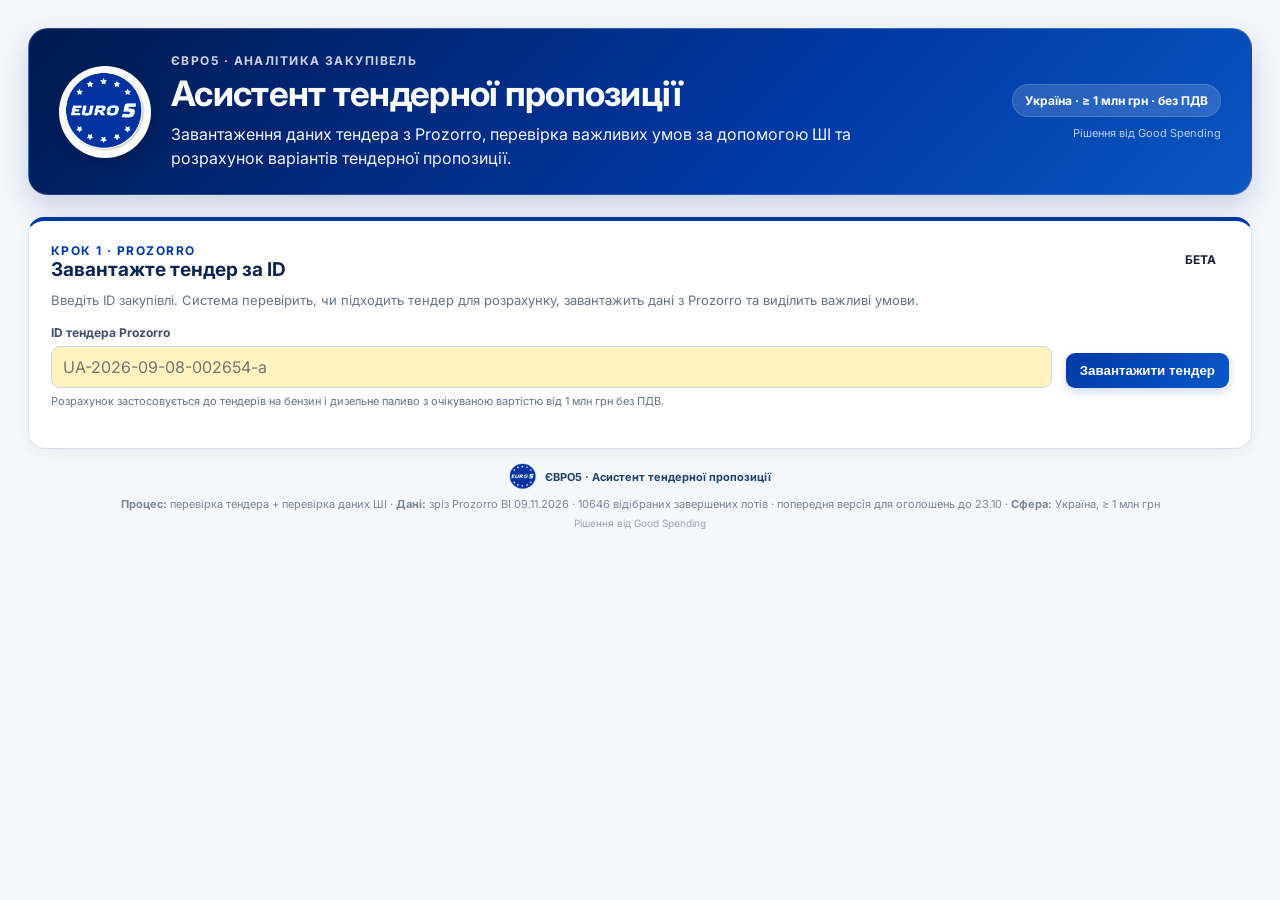
<file: index.html>
<!doctype html>
<html lang="uk">
<head>
  <meta charset="utf-8" />
  <meta name="viewport" content="width=device-width, initial-scale=1" />
  <title>ЄВРО5 | Асистент тендерної пропозиції</title>
  <link rel="preconnect" href="https://fonts.googleapis.com">
  <link rel="preconnect" href="https://fonts.gstatic.com" crossorigin>
  <link href="https://fonts.googleapis.com/css2?family=Inter:wght@400;500;600;700&display=swap" rel="stylesheet">
  <link rel="icon" type="image/png" href="euro5-logo.png" />
  <link rel="stylesheet" href="styles.css?v=20261115-review-ux-v27" />
</head>
<body>
  <aside id="sessionBar" class="card hidden" aria-live="polite"><span id="sessionName">Перевіряю сесію…</span> <form action="/logout" method="post"><button class="btn secondary-btn" type="submit">Вийти</button></form></aside>
  <main class="shell">
    <header class="hero">
      <div class="brand-lockup">
        <div class="brand-mark-wrap"><img class="brand-mark" src="euro5-logo.png" alt="ЄВРО5" /></div>
        <div class="hero-copy">
          <div class="eyebrow">ЄВРО5 · АНАЛІТИКА ЗАКУПІВЕЛЬ</div>
          <h1>Асистент тендерної пропозиції</h1>
          <p>Завантаження даних тендера з Prozorro, перевірка важливих умов за допомогою ШІ та розрахунок варіантів тендерної пропозиції.</p>
        </div>
      </div>
      <div class="hero-meta">
        <div class="scope-badge">Україна · ≥ 1 млн грн · без ПДВ</div>
        <div class="powered">Рішення від Good Spending</div>
      </div>
    </header>

    <section class="card ai-card step-card">
      <div class="section-head">
        <div>
          <div class="eyebrow ai-eyebrow">КРОК 1 · PROZORRO</div>
          <h2>Завантажте тендер за ID</h2>
          <p>Введіть ID закупівлі. Система перевірить, чи підходить тендер для розрахунку, завантажить дані з Prozorro та виділить важливі умови.</p>
        </div>
        <span class="beta">БЕТА</span>
      </div>
      <div class="load-row">
        <div class="field grow">
          <label for="tenderId">ID тендера Prozorro</label>
          <input id="tenderId" type="text" placeholder="UA-2026-09-08-002654-a" autocomplete="off" />
          <div class="hint">Розрахунок застосовується до тендерів на бензин і дизельне паливо з очікуваною вартістю від 1 млн грн без ПДВ.</div>
        </div>
        <div class="load-actions">
          <button id="analyzeBtn" class="btn primary-btn">Завантажити тендер</button>
        </div>
      </div>
      <div id="aiStatus" class="status"></div>
    </section>

    <section id="reviewSection" class="card review-card hidden">
      <div class="section-head">
        <div>
          <div class="eyebrow ai-eyebrow">КРОК 2 · АВТОМАТИЧНИЙ АНАЛІЗ</div>
          <h2>Перевірте рекомендовані показники</h2>
          <p>Prozorro, ШІ та статистичний прогноз сформували попередні значення. Перевірте їх, за потреби виправте і лише потім підтвердьте для передачі в калькулятор.</p>
        </div>
        <span id="reviewState" class="review-state">ПОТРІБНЕ ПІДТВЕРДЖЕННЯ</span>
      </div>

      <div class="source-strip">
        <div><strong id="reviewTenderId">—</strong></div>
        <div id="reviewTenderTitle" class="source-title">—</div>
        <a id="sourceLink" href="#" target="_blank" rel="noopener noreferrer">Відкрити у Prozorro</a>
      </div>

      <div class="notice eligibility-ok">
        <strong>Тендер підходить для розрахунку.</strong>
        CPV: <strong id="reviewCpv">—</strong>.
        <span id="reviewNormalization">—</span>
      </div>
      <div id="proposalDeadlineNotice" class="notice hidden" role="status"></div>

      <div id="reviewChecklist" class="review-checklist" aria-live="polite"></div>

      <article id="buyerHistoryCard" class="buyer-history-card hidden" aria-live="polite"></article>
      <div class="review-grid">
        <div class="field">
          <label for="reviewFuelType">Тип пального</label>
          <select id="reviewFuelType">
            <option value="">Не визначено</option>
            <option value="diesel">Дизельне паливо</option>
            <option value="gasoline">Бензин</option>
            <option value="mixed">Бензин + дизель</option>
          </select>
          <div class="field-source">Завантажено автоматично · можна редагувати</div>
        </div>
        <div class="field">
          <label for="reviewSupplyFormat">Формат постачання</label>
          <select id="reviewSupplyFormat">
            <option value="unknown">Не визначено</option>
            <option value="bulk">Налив</option>
            <option value="retail">Талони / паливні картки</option>
            <option value="split">Різний формат для позицій</option>
          </select>
          <div id="reviewSupplyFormatSource" class="field-source">Визначено автоматично · можна редагувати</div>
        </div>
        <div class="field">
          <label for="reviewExpectedValue">Очікувана вартість, грн без ПДВ</label>
          <input id="reviewExpectedValue" type="text" inputmode="numeric" />
          <div class="field-source">Prozorro: <strong id="reviewRawExpectedValue">—</strong> · база: <strong id="reviewVatBasis">не визначено</strong>. За потреби значення можна виправити.</div>
        </div>
        <div class="field">
          <label for="reviewGasolineVolume">Обсяг бензину, л</label>
          <input id="reviewGasolineVolume" type="text" inputmode="numeric" />
          <div class="field-source">Завантажено автоматично · можна редагувати</div>
        </div>
        <div class="field">
          <label for="reviewDieselVolume">Обсяг дизеля, л</label>
          <input id="reviewDieselVolume" type="text" inputmode="numeric" />
          <div class="field-source">Завантажено автоматично · можна редагувати</div>
        </div>
      </div>

      <div id="splitSupplyFormats" class="split-supply hidden">
        <div class="field">
          <label for="reviewGasolineSupplyFormat">Формат постачання бензину</label>
          <select id="reviewGasolineSupplyFormat">
            <option value="unknown">Не визначено</option>
            <option value="bulk">Налив</option>
            <option value="retail">Талони / паливні картки</option>
          </select>
        </div>
        <div class="field">
          <label for="reviewDieselSupplyFormat">Формат постачання дизеля</label>
          <select id="reviewDieselSupplyFormat">
            <option value="unknown">Не визначено</option>
            <option value="bulk">Налив</option>
            <option value="retail">Талони / паливні картки</option>
          </select>
        </div>
      </div>

      <div id="volumeNote" class="notice hidden"></div>
      <article class="notice" id="fuelProductReview">
        <h3>Марка та різновид пального</h3>
        <p id="fuelProductEvidence"></p>
        <div class="two-col">
          <div class="field"><label for="reviewGasolineProduct">Бензин за документацією</label><select id="reviewGasolineProduct"><option value="unknown">Не підтверджено</option><option value="a95_regular">А-95 звичайний</option><option value="a92">А-92</option><option value="a98">А-98 або А-100</option><option value="premium">Преміальний або брендований</option><option value="other">Кілька марок або інший продукт</option></select></div>
          <div class="field"><label for="reviewDieselProduct">Дизель за документацією</label><select id="reviewDieselProduct"><option value="unknown">Не підтверджено</option><option value="diesel_regular">ДП звичайний без спеціальних вимог до сезонності</option><option value="premium">Преміальний або брендований</option><option value="winter">Зимовий</option><option value="arctic">Арктичний</option><option value="other">Інший або кілька різновидів</option></select></div>
        </div>
        <p>Євро-5 — екологічний клас, а не ознака преміальності. Звірте марку, різновид і сезонність пального з тендерною документацією.</p>
        <p><strong>Як вибір марки впливає на ринкову ціну:</strong> для звичайних А-95 та дизельного пального система може показати <strong>орієнтовну ринкову вартість (≈)</strong> за наявності цінових джерел на дату оголошення та відповідного формату постачання (талони / картки або налив). Якщо різновид не підтверджено автоматично, така оцінка є довідковою й <strong>не впливає на рейтинг тендера</strong>. Підтверджене порівняння застосовується лише після перевірки характеристик пального.</p>
        <p>Для А-92, А-98 / А-100, преміального, зимового, арктичного або іншого нестандартного пального ціни звичайних А-95 / ДП не підставляються. Якщо немає достовірного джерела ціни, ринкова вартість не визначається; економіку можна розрахувати за власною собівартістю.</p>
        <p id="fuelPriceVerification"></p>
      </article>

      <div id="marketComparisonReview" class="market-comparison hidden">
        <span>Бюджет замовника до ринку</span>
        <strong id="marketComparisonReviewValue">—</strong>
        <span id="marketComparisonStatus" class="market-status"></span>
        <div id="marketComparisonReviewText" class="market-comparison-text"></div>
        <div id="marketBenchmarkSource" class="market-comparison-source"></div>
      </div>

      <div id="competitionForecast" class="competition-forecast hidden">
        <div class="competition-forecast-head">
          <div>
            <span id="competitionKicker" class="competition-kicker">Очікувана конкуренція</span>
            <strong id="competitionConclusion">—</strong>
          </div>
        </div>
        <div id="competitionProbabilityBars" class="competition-bars">
          <div class="competition-bar-row">
            <span>Один учасник</span>
            <div class="competition-bar-track"><div id="competitionOneBar" class="competition-bar-fill"></div></div>
            <strong id="competitionOnePct">—</strong>
          </div>
          <div class="competition-bar-row">
            <span>Два або більше</span>
            <div class="competition-bar-track"><div id="competitionTwoBar" class="competition-bar-fill"></div></div>
            <strong id="competitionTwoPct">—</strong>
          </div>
        </div>
        <div id="competitionHistoryNote" class="competition-note"></div>
        <div class="competition-mode-choice">
          <div class="field">
            <label for="reviewCompetitionMode">Рекомендований режим конкуренції для калькулятора</label>
            <select id="reviewCompetitionMode">
              <option value="market">Ринок (два або більше постачальників)</option>
              <option value="n1">Очікується 1 учасник</option>
            </select>
            <div id="competitionModeReason" class="field-source">Система підставляє найбільш імовірний сценарій. Його можна змінити перед підтвердженням.</div>
          </div>
        </div>
      </div>


      <div class="review-terms" id="reviewTerms">
        <h3>Комерційні та операційні умови</h3>
        <p class="muted terms-intro">Ці показники витягнуті автоматично. Виправте їх, якщо документація або ваша перевірка дають інше значення. Підтверджені значення будуть використані в рейтингу участі.</p>
        <div class="review-grid terms-grid">
          <div class="field">
            <label for="reviewAdvancePaymentPct">Передоплата, %</label>
            <input id="reviewAdvancePaymentPct" type="text" inputmode="decimal" placeholder="0" />
          </div>
          <div class="field">
            <label for="reviewPaymentDays">Післяплата, днів</label>
            <input id="reviewPaymentDays" type="number" min="0" step="1" placeholder="10" />
            <div id="reviewPaymentSource" class="field-source"></div>
          </div>
          <div class="field">
            <label for="reviewBidSecurityPct">Забезпечення пропозиції, %</label>
            <input id="reviewBidSecurityPct" type="text" inputmode="decimal" placeholder="0" />
          </div>
          <div class="field">
            <label for="reviewPerformanceSecurityPct">Забезпечення договору, %</label>
            <input id="reviewPerformanceSecurityPct" type="text" inputmode="decimal" placeholder="0" />
          </div>
          <div class="field">
            <label for="reviewDeliveryDays">Строк поставки, днів</label>
            <input id="reviewDeliveryDays" type="number" min="0" step="1" placeholder="Не визначено" />
            <div id="reviewDeliverySource" class="field-source"></div>
          </div>
          <div class="field">
            <label for="reviewMinStations">Мінімальна кількість АЗС</label>
            <input id="reviewMinStations" type="number" min="0" step="1" placeholder="Не визначено" />
          </div>
          <div class="field">
            <label for="reviewMaxRadiusKm">Максимальний радіус, км</label>
            <input id="reviewMaxRadiusKm" type="text" inputmode="decimal" placeholder="Не визначено" />
          </div>
          <div class="field">
            <label for="reviewNationwideCoverage">Всеукраїнське покриття</label>
            <select id="reviewNationwideCoverage">
              <option value="">Не визначено</option>
              <option value="false">Ні</option>
              <option value="true">Так</option>
            </select>
          </div>
          <div class="field">
            <label for="reviewAdvancePaymentGuarantee">Гарантія на передоплату</label>
            <select id="reviewAdvancePaymentGuarantee">
              <option value="">Не визначено</option>
              <option value="false">Ні</option>
              <option value="true">Так</option>
            </select>
          </div>
          <div class="field">
            <label for="reviewNamedNetwork">Вимога до конкретної мережі / бренду</label>
            <input id="reviewNamedNetwork" type="text" placeholder="Не визначено" />
          </div>
        </div>
      </div>

      <div class="ai-review-details">
        <h3>Вимоги та особливі умови</h3>
        <p class="muted">Перевірте в одному місці суттєві умови та дії перед участю. Підтверджені параметри закупівлі нижче вже передаються до калькулятора.</p>
        <div id="documentReadSummary" class="notice"></div>
        <ul id="requirementsList"></ul>
      </div>

      <div class="review-actions">
        <button id="acceptBtn" class="btn primary-btn">Підтвердити показники та перейти до калькулятора</button>
        <span id="reviewValidation" class="status"></span>
      </div>
      <div id="sourceScope" class="source-note"></div>
    </section>

    <section id="calculatorSection" class="hidden">
      <section class="grid top-grid">
        <article class="card">
          <div class="eyebrow ai-eyebrow">КРОК 3 · КАЛЬКУЛЯТОР</div>
          <h2>Підтверджені дані та собівартість ЄВРО5</h2>
          <div class="accepted-note">Нижче вже стоять показники, підтверджені на Кроці 2. У калькуляторі ви додаєте лише внутрішню економіку ЄВРО5.</div>
          <div class="field"><label for="fuelType">Тип закупівлі</label><select id="fuelType" disabled><option value="diesel">Дизельне паливо</option><option value="gasoline">Бензин</option><option value="mixed">Бензин + дизель</option></select></div>
          <div class="field"><label for="confirmedSupplyFormat">Підтверджений формат постачання</label><input id="confirmedSupplyFormat" type="text" readonly /></div>
          <p id="confirmedFuelProducts" class="hint"></p>
          <div class="field"><label for="expectedValue">Очікувана вартість, грн без ПДВ</label><input id="expectedValue" type="text" inputmode="numeric" readonly /><div id="scopeWarning" class="hint error hidden">Розрахунок застосовується до тендерів від 1 млн грн без ПДВ.</div></div>
          <div class="two-col">
            <div class="field"><label for="gasolineVolume">Обсяг бензину, л</label><input id="gasolineVolume" type="text" inputmode="numeric" readonly /></div>
            <div class="field"><label for="gasolineCost">Собівартість бензину, грн/л без ПДВ</label><input id="gasolineCost" type="text" inputmode="decimal" placeholder="Напр. 62,30" /><div class="decimal-hint">Можна вводити через кому або точку.</div></div>
          </div>
          <div class="two-col">
            <div class="field"><label for="dieselVolume">Обсяг дизеля, л</label><input id="dieselVolume" type="text" inputmode="numeric" readonly /></div>
            <div class="field"><label for="dieselCost">Собівартість дизеля, грн/л без ПДВ</label><input id="dieselCost" type="text" inputmode="decimal" placeholder="Напр. 60,50" /><div class="decimal-hint">Можна вводити через кому або точку.</div></div>
          </div>
          <div class="field"><label for="competitionMode">Підтверджений режим конкуренції</label><select id="competitionMode" disabled><option value="market">Ринок (два або більше постачальників)</option><option value="n1">Очікується 1 учасник</option></select></div>
        </article>

        <article class="card">
          <h2>Економічні параметри</h2>
          <div class="hint">Введіть собівартість пального, логістику та резерв на ризики.</div>
          <div class="field"><label for="logistics">Логістика, грн/л</label><input id="logistics" type="text" inputmode="decimal" value="1,20" /></div>
          <div class="field"><label for="riskReserve">Резерв на ризики, %</label><input id="riskReserve" type="text" inputmode="decimal" value="1" /></div>
          <div class="field"><label for="minMargin">Мінімальна маржа, %</label><input id="minMargin" type="text" inputmode="decimal" value="2" /><div class="hint">Ваш поріг прийнятності, понад 0% і менше 100%. У рейтингу: досягнення порогу — 20/40; подвійна маржа — 40/40.</div></div>
          <div class="metrics">
            <div class="metric"><span>Всього літрів</span><strong id="totalLitres">—</strong></div>
            <div class="metric"><span>Вартість пального</span><strong id="fuelCostTotal">—</strong></div>
            <div class="metric"><span>Резерв на ризики</span><strong id="riskAmount">—</strong></div>
            <div class="metric"><span>Логістика</span><strong id="logisticsAmount">—</strong></div>
            <div class="metric market-metric"><span>Бюджет замовника до ринку <small id="marketScoreStatus" class="market-status"></small></span><strong id="budgetVsMarket">—</strong></div>
            <div id="marketComparisonNote" class="market-note">Порівняння з ринковою вартістю такого самого обсягу на дату оголошення тендера. Якщо історичного гуртового орієнтира немає, окремо показується поточна оцінка з датою; вона не впливає на рейтинг.</div>
            <div class="metric primary"><span>Повна собівартість</span><strong id="fullCost">—</strong></div>
            <div class="metric"><span>Мін. пропозиція для маржі</span><strong id="minBid">—</strong></div>
          </div>
          <div class="calculate-actions">
            <button id="calculateBtn" class="btn primary-btn">Розрахувати</button>
            <span id="calculateStatus" class="status">Введіть внутрішні параметри ЄВРО5 і натисніть «Розрахувати».</span>
          </div>
        </article>

        <article class="card explainer">
          <h2>Що показує розрахунок</h2>
          <p>Для кожного варіанта система показує знижку, тендерну пропозицію, абсолютний прибуток, фактичну маржу та історичну конкурентність.</p>
          <p><strong>Ринок:</strong> 90-денна історія того самого типу пального.</p>
          <p><strong>Очікується 1 учасник:</strong> 730-денна історія завершених тендерів з одним учасником.</p>
          <p><strong>Бюджет замовника до ринку:</strong> показує, на скільки очікувана вартість відрізняється від ринкової вартості такого самого обсягу пального на дату оголошення.</p>
          <p><strong>Очікувана конкуренція:</strong> статистична оцінка ймовірності одного учасника або двох і більше. На її основі система рекомендує режим конкуренції, але до калькулятора переходить лише значення, підтверджене користувачем.</p>
          <p><strong>Рекомендація щодо участі:</strong> формується детерміністично з економіки тендера, бюджету відносно ринку, розміру закупівлі, п’ятиденного ризику зміни гривневої ціни пального та підтверджених умов оплати/участі.</p>
          <p class="muted">ШІ лише витягує факти з тендера. Бали та рекомендація розраховуються за фіксованими правилами.</p>
          <div class="how-to-use">
            <h3>Як користуватися</h3>
            <ol>
              <li>Завантажте тендер за ID Prozorro.</li>
              <li>Перевірте рекомендовані системою показники, включно з форматом постачання, режимом конкуренції та умовами тендера.</li>
              <li>Підтвердьте або виправте ці показники. Лише підтверджені значення переходять у калькулятор.</li>
              <li>Додайте собівартість пального, логістику, резерв на ризики та мінімальну маржу.</li>
              <li>Натисніть «Розрахувати», перегляньте рекомендацію та варіанти ставки, після чого за потреби вивантажте звіт у PDF.</li>
            </ol>
          </div>
        </article>
      </section>

      <section id="recommendationCard" class="card recommendation-card hidden">
        <div class="section-head">
          <div>
            <div class="eyebrow ai-eyebrow">КРОК 4 · РЕКОМЕНДАЦІЯ</div>
            <h2>Рекомендація щодо участі</h2>
            <p>Рейтинг показує комерційну привабливість тендера. Після вилучення моделі стійкості сума трьох базових оцінок масштабується до 90 балів; умови тендера додають або знімають до 10 балів. Кожен бал можна перевірити нижче.</p>
          </div>
          <div class="score-badge"><strong id="ratingScore">—</strong><span>/100</span></div>
        </div>
        <div id="recommendationTitle" class="recommendation-title muted">Введіть собівартість пального, щоб отримати рекомендацію.</div>
        <p id="recommendationSummary" class="recommendation-summary"></p>
        <div id="memoryAdvice" class="notice" aria-live="polite"></div>
        <div id="ratingBreakdown" class="rating-breakdown"></div>
        <div id="recommendationWarnings" class="recommendation-warnings"></div>
      </section>

      <section id="resultsCard" class="card results-card hidden">
        <div class="section-head"><div><div class="eyebrow ai-eyebrow">КАРТКА 1 · PROZORRO BI</div><h2>Історична конкурентність</h2><p>У якій частці завершених схожих тендерів наша ціна була б не вищою за ціну переможця? Це не ймовірність перемоги. Статистична модель об’єднує різні марки, преміальність і сезонність; точність для окремого різновиду не підтверджена.</p></div><button id="exportPdfBtn" class="btn secondary-btn">Вивантажити в PDF</button></div>
        <div id="costWarning" class="notice warning">Введіть закупівельну собівартість потрібного виду пального, щоб отримати коректний прибуток і маржу.</div>
        <div class="table-wrap"><table><thead id="resultsHead"><tr><th>Варіант</th><th>Історична конкурентність</th><th>Знижка</th><th>Пропозиція ЄВРО5, грн</th><th>Прибуток, грн</th><th>Маржа</th><th>Мін. маржа?</th></tr></thead><tbody id="resultsBody"></tbody></table></div>
        <p id="supplierScenarioSource" class="muted"></p>
        <div class="notice"><strong>Рекомендація:</strong> <span id="historicalRecommendation"></span></div>
      </section>

      <section class="methodology-footnotes">
        <h3>Методологія</h3>
        <p><sup>1</sup> Модель для тендерів з 10.11.2026 побудована на базі 10646 завершених паливних лотів Prozorro зі зрізу BI від 09.11.2026 (фільтр товарів v2). Модель від 22.10.2026 збережено для тендерів 23.10–09.11.2026. Спірні назви уточнюються за позиціями або описом єдиного товару; частина перевірок API ще не завершена. Попередня версія застосовується до оголошень 23.10–09.11.2026. Для оголошень 06–22.10 зберігається попередня версія від 05.10.2026 (11 858 тендерів). Для звичайного ринку використовується свіжа 90-денна історія того самого типу пального; для сценарію одного учасника — 730-денна історія тендерів з одним учасником.</p>
        <p><sup>2</sup> «Історична конкурентність» показує, у якій частці контрольних завершених тендерів така ціна була б не вищою за фактичну ціну переможця. Це не ймовірність перемоги конкретного тендера.</p>
        <p><sup>3</sup> «Бюджет замовника до ринку» порівнює очікувану вартість без ПДВ із ринковою вартістю такого самого обсягу на дату оголошення. Для поточної роздрібної ціни використовується стела Євро5; для попередніх дат — архів стели Євро5, якщо запис є, інакше Minfin / Консалтингова група А-95. Ціни з ПДВ перераховуються на базу без ПДВ. Показник не є собівартістю ЄВРО5.</p>
        <p><sup>4</sup> Змішані тендери розраховуються як окрема група. Обсяги бензину та дизельного пального користувач підтверджує до розрахунку.</p>
        <p><sup>5</sup> Для рейтингу маржа рахується за ціною, що відповідає 50% історичної конкурентності: така ціна була б не вищою за фактичну ціну переможця приблизно у половині схожих завершених тендерів. Якщо 50% лежить між двома каліброваними рівнями, знижка визначається лінійною інтерполяцією.</p>
        <p><sup>6</sup> Рейтинг: маржа при 50% історичної конкурентності — до 40 балів. Формула: 20 × розрахункова маржа / мінімальна маржа, у межах 0–40. Поріг задає користувач; він має бути більшим за 0% і меншим за 100% та не є встановленою ринковою нормою. Досягнення мінімуму — 20 балів; 1,5 мінімуму — 30; 2 мінімуми або більше — 40. Наприклад, при мінімумі 2% маржа 3% дає 30 балів, 4% — 40. Дробові бали зберігаються. Стоп-фактор за мінімальною маржею діє незалежно від рейтингу; бюджет замовника проти ринку — до 20 (0% = 10; за кожні +0,5% додається 1 бал, за −0,5% віднімається 1 бал); розмір тендера — до 15; ризик зміни гривневої ціни пального за 5 робочих діб — до 15. Умови тендера коригують результат у межах від −10 до +10 балів. Для післяплати: до 5 днів = +2 бали; 6–10 днів = 0; 11 днів і більше = −2 бали. Передоплата може додавати бали; значні гарантії та інші підтверджені обмеження — зменшувати. Після вилучення моделі стійкості сума трьох базових оцінок (до 75) лінійно масштабується до 90 балів; показники компонентів наведені до масштабування.</p>
        <p><sup>7</sup> Шкала розміру тендера: 1–2 млн грн = 3/15; 2–5 млн = 6/15; 5–10 млн = 9/15; 10–20 млн = 12/15; від 20 млн = 15/15. Для бюджету проти ринку: 0% — 10/20; кожні +0,5% додають 1 бал, кожні −0,5% віднімають 1 бал; межі — 0–20. Без даних — нейтральні 10/20.</p>
        
        <p><sup>9</sup> Прогноз конкуренції побудовано окремо від цінової моделі на завершених паливних тендерах тієї самої сфери. Він враховує історію замовника, тип процедури, очікувану вартість, вид пального та формат відпуску. Прогноз формує рекомендований режим «Ринок (два або більше постачальників)» або «Очікується 1 учасник». До калькулятора переходить лише режим, який користувач підтвердив або змінив на Кроці 2.</p>
        <p><sup>10</sup> Для талонів / паливних карток бюджет порівнюється зі стелою Євро5 на поточну дату або з архівом Євро5 / Minfin на попередню дату. Для наливу — з оптовим орієнтиром Enkorr. Роздрібну колонку Enkorr система звіряє з Minfin як контроль правильності даних. Для наливу дата гуртового орієнтира має бути не пізнішою за дату оголошення і не більш ніж за 5 робочих діб до неї (понеділок–п’ятниця). Якщо відповідної ціни немає, порівняння недоступне; у рейтингу застосовуються нейтральні 10/20 балів.</p>
        <p><sup>12</sup> Конкурентність замовника оцінюється лише за підтвердженою історією до дати оголошення. Управлінське правило: слабка конкуренція або частка найбільшого переможця від 80% — −10 балів; поєднання частки лотів із 2+ учасниками не більше 20% та концентрації перемог від 80% — −20. Потрібно щонайменше 5 лотів у відповідній базі та достатнє покриття даних. За браку історії — 0 балів коригування та попередня рекомендація з вимогою перевірки. Це правило рейтингу, не оцінка ймовірності перемоги чи доказ закритості закупівлі.</p>
        <p><sup>11</sup> Автоматичний аналіз умов тендера є допоміжним. ШІ витягує факти, але сам не визначає бали. Остаточні дані та рішення щодо участі підтверджує користувач.</p>
      </section>
    </section>


    <section id="participationDecision" class="card hidden" aria-labelledby="decisionTitle">
      <h2 id="decisionTitle">Рішення закупівельника</h2>
      <p>Розрахунки та рекомендації зберігаються автоматично після розрахунку, якщо підключено пам’ять. Рішення щодо участі окреме від рекомендації асистента: оберіть його й натисніть «Зберегти рішення». Коментар необов’язковий.</p>
      <div class="field"><label for="participationChoice">Наше рішення</label><select id="participationChoice"><option value="">Оберіть рішення…</option><option value="participate">Беремо участь</option><option value="decline">Не беремо участі</option></select></div>
      <div class="field"><label for="participationComment">Коментар (необов’язково)</label><textarea id="participationComment" rows="3" maxlength="2000" placeholder="Наприклад: не підходить покриття АЗС, недостатня маржа або рішення керівника"></textarea></div>
      <p id="participationContext" class="muted"></p>
      <button id="participationSave" class="btn primary-btn" type="button" disabled>Зберегти рішення</button>
      <p id="participationStatus" role="status" aria-live="polite"></p>
      <p id="participationSaved" class="muted"></p>
    </section>

    <section id="memoryPanel" class="card hidden" aria-labelledby="memoryTitle">
      <h2 id="memoryTitle">Пам’ять ЄВРО5</h2>
      <p>Розрахунки та рекомендації асистента зберігаються автоматично. Рішення закупівельника — «Беремо участь» або «Не беремо участі» — зберігається лише окремою кнопкою, з необов’язковим коментарем. Обидва види записів доступні для наступних аналізів.</p>
      <div id="memoryCredentials">
      <label for="memoryKey">Персональний ключ доступу — один раз на поточну сесію сторінки</label>
      <input id="memoryKey" type="password" autocomplete="off" spellcheck="false">
      <button id="memoryLoad" class="btn primary-btn" type="button">Підключити пам’ять</button>
      <button id="memoryLock" class="btn secondary-btn" type="button">Відключити</button>
      </div>
      <p id="memoryStatus" role="status" aria-live="polite"></p>
      <p class="muted">Для історичного прогнозу використовуються лише записи, збережені до дати оголошення. Нові аналізи накопичуються з моменту підключення. Фактичні результати торгів або рішення ЄВРО5 автоматично не встановлюються.</p>
    </section>

    <section id="pdfReport" class="pdf-report" aria-hidden="true"></section>

    <footer>
      <div class="footer-brand"><img src="euro5-logo.png" alt="ЄВРО5" /><span>ЄВРО5 · Асистент тендерної пропозиції</span></div>
      <div><strong>Процес:</strong> перевірка тендера + перевірка даних ШІ · <strong>Дані:</strong> зріз Prozorro BI 09.11.2026 · 10646 відібраних завершених лотів · попередня версія для оголошень до 23.10 · <strong>Сфера:</strong> Україна, ≥ 1 млн грн</div>
      <div class="footer-credit">Рішення від Good Spending</div>
    </footer>
  </main>
  <script src="config.js"></script>
  <script src="buyer-competition.js?v=20261112-history-schema-v5"></script>
  <script src="buyer-card.js?v=20261112-august-history-v2"></script>
  <script src="memory.js?v=20261111-hide-public-memory-signin"></script>
  <script src="app.js?v=20261115-review-ux-v27"></script>
</body>
</html>
</file>
<file: styles.css>
:root{--blue:#0039a6;--blue-dark:#001f66;--blue-bright:#0957c9;--blue-soft:#eef4ff;--border:#d9e2ef;--text:#172033;--muted:#65738a;--yellow:#fff4bf;--good:#16794b;--bad:#b42318;--warn:#a15c00;--bg:#f4f7fb}
*{box-sizing:border-box}body{margin:0;background:var(--bg);color:var(--text);font-family:Inter,Arial,sans-serif}.shell{max-width:1320px;margin:0 auto;padding:28px}
.hero{display:flex;justify-content:space-between;gap:28px;align-items:center;background:linear-gradient(135deg,#00194f 0%,var(--blue) 62%,#0a56c2 100%);color:#fff;border-radius:20px;padding:24px 30px;margin-bottom:22px;border:1px solid rgba(255,255,255,.18);box-shadow:0 12px 30px rgba(0,41,120,.18)}
.brand-lockup{display:flex;align-items:center;gap:20px;min-width:0}.brand-mark-wrap{width:92px;height:92px;flex:0 0 92px;display:grid;place-items:center;background:#fff;border-radius:50%;padding:5px;box-shadow:0 4px 16px rgba(0,0,0,.18)}.brand-mark{width:100%;height:100%;object-fit:contain;display:block}.hero-copy{min-width:0}.hero h1{font-size:35px;margin:4px 0 8px;letter-spacing:-.02em}.hero h1 span{font-size:.55em;vertical-align:super}.hero p{margin:0;max-width:760px;line-height:1.5;opacity:.94}.hero-meta{display:flex;flex-direction:column;align-items:flex-end;gap:9px}.powered{font-size:11px;opacity:.72}.eyebrow{font-size:12px;font-weight:700;letter-spacing:.12em;text-transform:uppercase;opacity:.8}.scope-badge,.beta{white-space:nowrap;padding:8px 12px;border-radius:999px;background:rgba(255,255,255,.15);border:1px solid rgba(255,255,255,.16);font-size:12px;font-weight:700}
.grid{display:grid;gap:18px}.top-grid{grid-template-columns:1fr 1fr .95fr;margin:18px 0}.card{background:#fff;border:1px solid var(--border);border-radius:16px;padding:22px;box-shadow:0 3px 14px rgba(25,48,90,.05)}h2{font-size:19px;margin:0 0 18px;color:#102650}h3{font-size:14px;margin:0 0 10px}.section-head{display:flex;justify-content:space-between;gap:20px;align-items:flex-start}.section-head p{font-size:13px;color:var(--muted);margin:-8px 0 14px;line-height:1.5}
.field{margin-bottom:14px}.field label{display:block;font-size:12px;font-weight:700;color:#42516a;margin-bottom:6px}input,select{width:100%;border:1px solid #cbd6e5;border-radius:9px;padding:10px 11px;font:inherit;background:var(--yellow);color:var(--text)}input:focus,select:focus{outline:2px solid #9fc2f6;border-color:#7ea9e7}.two-col{display:grid;grid-template-columns:1fr 1fr;gap:12px}.hint,.field-source{font-size:11px;margin-top:6px;color:var(--muted)}.error{color:var(--bad)}.hidden{display:none!important}
.btn{border:0;border-radius:9px;padding:10px 14px;font-weight:700;cursor:pointer}.primary-btn{background:linear-gradient(135deg,var(--blue),var(--blue-bright));color:#fff;box-shadow:0 4px 10px rgba(0,57,166,.18)}.secondary-btn{background:#eef3f9;color:var(--blue-dark)}.primary-btn:disabled{opacity:.6;cursor:wait}.status{font-size:12px;color:var(--muted);min-height:18px}.error-text{color:var(--bad)}
.ai-card{border-top:4px solid var(--blue)}.ai-eyebrow{color:var(--blue);opacity:1}.load-row{display:flex;gap:14px;align-items:flex-end}.grow{flex:1;margin-bottom:0}.load-actions{display:flex;gap:9px;padding-bottom:20px}.review-card{margin-top:18px;border-left:4px solid var(--blue)}.review-state{font-size:11px;font-weight:700;padding:7px 10px;border-radius:999px;background:#fff4dd;color:var(--warn);white-space:nowrap}.review-state.accepted{background:#e9f7ef;color:var(--good)}
.source-strip{display:grid;grid-template-columns:auto 1fr auto;gap:14px;align-items:center;padding:12px 14px;background:#f7f9fc;border:1px solid #e7edf5;border-radius:10px;margin-bottom:18px;font-size:12px}.source-title{color:var(--muted);overflow:hidden;text-overflow:ellipsis;white-space:nowrap}.source-strip a{color:var(--blue);font-weight:700;text-decoration:none}.disabled-link{pointer-events:none;opacity:.45}.review-grid{display:grid;grid-template-columns:1fr 1fr 1fr 1fr;gap:14px}.notice{padding:11px 13px;border-radius:9px;background:#eef4ff;color:#294f84;font-size:12px;line-height:1.45;margin:8px 0 16px}.notice.warning{background:#fff4dd;color:#7a4d00}.eligibility-ok{background:#e9f7ef;color:#315f49;border:1px solid #ccebd9}.ai-review-details{padding-top:16px;border-top:1px solid var(--border)}.friction-line{display:flex;gap:12px;align-items:center;margin-bottom:16px}.friction{padding:6px 10px;border-radius:999px;font-size:12px;text-transform:uppercase}.friction.low{background:#e9f7ef;color:var(--good)}.friction.medium{background:#fff4dd;color:var(--warn)}.friction.high{background:#fdecea;color:var(--bad)}.flag-columns{display:grid;grid-template-columns:1fr 1fr;gap:24px}.flag-columns ul{margin:0;padding-left:20px}.flag-columns li{margin:7px 0;font-size:13px;line-height:1.45}.review-actions{display:flex;align-items:center;gap:12px;margin-top:18px;padding-top:16px;border-top:1px solid var(--border)}.source-note{margin-top:12px;font-size:11px;line-height:1.45;color:var(--muted)}
.accepted-note{padding:9px 11px;border-radius:8px;background:#e9f7ef;color:#315f49;font-size:11px;margin:-5px 0 14px}.metrics{margin-top:18px;border-top:1px solid var(--border)}.metric{display:flex;justify-content:space-between;gap:12px;padding:10px 0;border-bottom:1px solid #edf1f6;font-size:13px}.metric strong{font-size:14px}.metric.primary{font-weight:700;color:var(--blue-dark)}.explainer p{font-size:13px;line-height:1.55}.muted{color:var(--muted)}
.results-card{margin-bottom:18px}.table-wrap{overflow:auto}table{border-collapse:collapse;width:100%;min-width:980px}th,td{padding:12px 10px;border-bottom:1px solid #e7edf5;text-align:right;font-size:13px}th{background:#f7f9fc;color:#4f6078;font-size:11px;text-transform:uppercase;letter-spacing:.03em}th:first-child,td:first-child{text-align:left;font-weight:700}.ok{color:var(--good);font-weight:700}.no{color:var(--bad);font-weight:700}
footer{font-size:11px;color:#7a8799;text-align:center;padding:14px 0 4px;display:flex;flex-direction:column;align-items:center;gap:6px}.footer-brand{display:flex;align-items:center;gap:8px;color:#23436f;font-weight:700}.footer-brand img{width:28px;height:28px;object-fit:contain}.footer-credit{font-size:10px;color:#98a3b3}
@media(max-width:1050px){.review-grid{grid-template-columns:1fr 1fr}.top-grid{grid-template-columns:1fr}.hero{flex-direction:column;align-items:flex-start}.hero-meta{align-items:flex-start}.flag-columns{grid-template-columns:1fr}.load-row{align-items:stretch;flex-direction:column}.load-actions{padding-bottom:0}.source-strip{grid-template-columns:1fr}.source-title{white-space:normal}.shell{padding:14px}}
@media(max-width:600px){.review-grid,.two-col{grid-template-columns:1fr}.brand-mark-wrap{width:62px;height:62px;flex-basis:62px}.hero{padding:20px}.hero h1{font-size:26px}.load-actions,.review-actions{align-items:stretch;flex-direction:column}.load-actions .btn,.review-actions .btn{width:100%}}
.market-comparison{margin:12px 0 18px;padding:14px 16px;border:1px solid #d9e5f7;border-radius:10px;background:#f7fbff;display:grid;grid-template-columns:auto auto;gap:4px 16px;align-items:baseline}.market-comparison span{font-size:12px;color:var(--muted);font-weight:600}.market-comparison strong{font-size:20px;color:var(--blue-dark);text-align:right}.market-comparison-text{grid-column:1/-1;font-size:12px;color:#49647f;line-height:1.45}.market-metric strong.market-positive,.market-positive{color:var(--good)}.market-metric strong.market-negative,.market-negative{color:var(--bad)}.market-note{padding:0 0 10px;font-size:11px;color:var(--muted);line-height:1.4}.how-to-use{margin-top:18px;padding-top:14px;border-top:1px solid var(--border)}.how-to-use h3{margin:0 0 8px;color:var(--blue-dark)}.how-to-use ol{margin:0;padding-left:20px}.how-to-use li{margin:6px 0;font-size:12px;line-height:1.45}.methodology-footnotes{margin:8px 0 18px;padding:16px 18px;border-top:1px solid #dfe7f0;color:#6a778a}.methodology-footnotes h3{margin:0 0 8px;color:#44566f;font-size:13px}.methodology-footnotes p{margin:5px 0;font-size:10.5px;line-height:1.5}.results-card table{min-width:850px}.pdf-report{display:none}.pdf-report table{min-width:0;width:100%;border-collapse:collapse}.pdf-report th,.pdf-report td{font-size:10px;padding:6px;border-bottom:1px solid #dfe6ef}.pdf-head{display:flex;align-items:center;gap:12px;border-bottom:2px solid #1f5ea8;padding-bottom:12px;margin-bottom:16px}.pdf-head img{width:56px;height:56px;object-fit:contain}.pdf-head h1{font-size:20px;margin:0 0 4px;color:#173f72}.pdf-report h2{font-size:16px;margin:10px 0 14px}.pdf-report h3{font-size:13px;color:#173f72;margin:18px 0 8px}.pdf-report h4{font-size:11px;margin:0 0 4px}.pdf-grid{display:grid;grid-template-columns:1fr 1fr 1fr;gap:8px 14px}.pdf-grid>div{padding:7px 8px;background:#f7f9fc;border-radius:6px}.pdf-grid span{display:block;font-size:9px;color:#6d7c90;margin-bottom:2px}.pdf-grid strong{font-size:11px}.pdf-market{font-size:10px;background:#f7fbff;border-left:3px solid #2a69b8;padding:8px 10px}.pdf-two{display:grid;grid-template-columns:1fr 1fr;gap:18px}.pdf-two ul{margin:4px 0 0;padding-left:16px}.pdf-two li{font-size:10px;margin:3px 0}.pdf-footnotes{margin-top:18px;padding-top:8px;border-top:1px solid #dfe6ef}.pdf-footnotes p{font-size:8.5px;line-height:1.4;margin:3px 0;color:#67758a}
@media print{body.printing-report *{visibility:hidden!important}body.printing-report #pdfReport,body.printing-report #pdfReport *{visibility:visible!important}body.printing-report #pdfReport{display:block!important;position:absolute;left:0;top:0;width:100%;padding:0 12mm;font-family:Inter,Arial,sans-serif;color:#1c2b3d;background:#fff}body.printing-report{background:#fff}.pdf-report table{page-break-inside:auto}.pdf-report tr{page-break-inside:avoid}.pdf-report .pdf-two,.pdf-report .pdf-grid{page-break-inside:avoid}@page{size:A4;margin:12mm}}

.recommendation-card{margin-bottom:18px;border-top:4px solid var(--blue)}
.score-badge{display:flex;align-items:baseline;gap:3px;padding:10px 14px;border-radius:12px;background:#eef4ff;color:var(--blue-dark);white-space:nowrap}.score-badge strong{font-size:30px;line-height:1}.score-badge span{font-size:13px;font-weight:700}.recommendation-title{font-size:21px;font-weight:800;margin:5px 0 6px;color:var(--blue-dark)}.recommendation-title.good{color:var(--good)}.recommendation-title.warn{color:var(--warn)}.recommendation-title.bad{color:var(--bad)}.recommendation-summary{margin:0 0 16px;font-size:13px;line-height:1.5;color:#42516a}.rating-breakdown{border-top:1px solid var(--border)}.rating-row{display:grid;grid-template-columns:1fr auto;gap:18px;padding:13px 0;border-bottom:1px solid #edf1f6}.rating-label{display:flex;flex-direction:column;gap:4px}.rating-label strong{font-size:13px;color:#203756}.rating-label span{font-size:11.5px;color:var(--muted);line-height:1.45}.rating-points{font-size:16px;font-weight:800;color:var(--blue-dark);align-self:center;white-space:nowrap}.condition-row .rating-points{color:#42516a}.recommendation-warnings{margin-top:14px}.recommendation-warnings h3{margin:0 0 8px;color:#364b69}.recommendation-warnings ul{margin:0;padding-left:20px}.recommendation-warnings li{font-size:12px;line-height:1.45;margin:5px 0}.pdf-recommendation{margin:10px 0 14px;padding:10px;border:1px solid #dbe5f2;border-radius:6px}.pdf-score{display:flex;align-items:baseline;gap:10px;margin-bottom:5px}.pdf-score strong{font-size:20px;color:#173f72}.pdf-score span{font-size:13px;font-weight:700}.pdf-recommendation p{font-size:9.5px;margin:4px 0 8px}.pdf-recommendation ul{margin:6px 0 0;padding-left:17px}.pdf-recommendation li{font-size:8.5px;margin:2px 0}@media(max-width:600px){.rating-row{grid-template-columns:1fr}.rating-points{justify-self:start}.score-badge{align-self:flex-start}}

.competition-forecast{margin:12px 0 18px;padding:15px 16px;border:1px solid #dce5f1;border-radius:10px;background:#fbfcfe}
.competition-forecast-head{display:flex;justify-content:space-between;gap:12px;margin-bottom:12px}.competition-kicker{display:block;font-size:11px;font-weight:700;color:var(--muted);text-transform:uppercase;letter-spacing:.04em;margin-bottom:4px}.competition-forecast-head strong{font-size:14px;color:var(--blue-dark);line-height:1.4}
.competition-bars{display:grid;gap:9px}.competition-bar-row{display:grid;grid-template-columns:120px 1fr 52px;gap:10px;align-items:center;font-size:12px}.competition-bar-row>span{color:#42516a}.competition-bar-row>strong{text-align:right;color:var(--blue-dark)}
.competition-bar-track{height:8px;border-radius:999px;background:#e8eef6;overflow:hidden}.competition-bar-fill{height:100%;width:0;background:linear-gradient(90deg,var(--blue),var(--blue-bright));border-radius:999px;transition:width .25s ease}
.competition-note{font-size:11px;color:var(--muted);line-height:1.45;margin-top:9px}.pdf-competition{margin:8px 0 12px;padding:9px 10px;border:1px solid #dbe5f2;border-radius:6px}.pdf-competition h3{margin:0 0 7px}.pdf-competition p{font-size:8.5px;line-height:1.4;margin:4px 0}
@media(max-width:600px){.competition-bar-row{grid-template-columns:95px 1fr 46px}}

.review-terms{margin:18px 0;padding:16px;border:1px solid #dce5f1;border-radius:10px;background:#fbfcfe}
.review-terms h3{margin:0 0 5px;color:var(--blue-dark)}
.terms-intro{font-size:12px;line-height:1.5;margin:0 0 14px}
.terms-grid{grid-template-columns:repeat(3,1fr)}
.competition-mode-choice{margin-top:14px;padding-top:12px;border-top:1px solid #e4eaf2}
.calculate-actions{display:flex;align-items:center;gap:14px;margin-top:16px;padding-top:14px;border-top:1px solid var(--border)}
.calculate-actions .btn{min-width:180px}
input[readonly],select:disabled{background:#f2f5f9;color:#34445a;cursor:not-allowed}
@media(max-width:1050px){.terms-grid{grid-template-columns:1fr 1fr}}
@media(max-width:600px){.terms-grid{grid-template-columns:1fr}.calculate-actions{align-items:stretch;flex-direction:column}.calculate-actions .btn{width:100%}}

.decimal-hint{
  margin-top:6px;
  font-size:11px;
  line-height:1.35;
  color:var(--muted);
}
#gasolineCost::placeholder,
#dieselCost::placeholder{
  font-size:0.92em;
}

.split-supply{display:grid;grid-template-columns:1fr 1fr;gap:14px;margin:0 0 16px;padding:14px;border:1px solid #dce5f1;border-radius:10px;background:#fbfcfe}
.market-comparison-source{margin-top:7px;font-size:11px;color:var(--muted);line-height:1.4}
@media(max-width:700px){.split-supply{grid-template-columns:1fr}}

.price-risk-details{margin:16px 0;padding:16px;background:#f6f9fc;border:1px solid #d7e2ec;border-radius:8px}.price-risk-details summary{cursor:pointer;font-weight:700}.price-risk-details h4{margin:18px 0 7px}.price-risk-details p{line-height:1.6}.price-risk-details table{width:100%;margin:12px 0}@media print{.price-risk-details{break-inside:auto;background:white}}

.buyer-history-card{margin:20px 0;padding:18px;border:1px solid #cbd5e1;border-radius:12px;background:#f8fafc}.buyer-history-card h3{margin-top:0}.buyer-history-card p{margin:9px 0;line-height:1.5}.buyer-history-scroll{overflow:auto}.buyer-history-card table{width:100%;border-collapse:collapse;font-size:14px}.buyer-history-card th,.buyer-history-card td{padding:9px;border-bottom:1px solid #dbe3ed;text-align:left}.buyer-history-card small,.buyer-history-card .muted{color:#64748b;font-size:12px}

#memoryPanel{margin-top:18px}#memoryPanel label{display:block;font-size:12px;font-weight:700;margin:14px 0 6px}#memoryPanel textarea{width:100%;font:inherit;border:1px solid #cbd6e5;border-radius:9px;padding:10px;background:var(--yellow);resize:vertical}#memoryPanel button{margin:12px 8px 0 0}#memoryPanel summary{cursor:pointer;font-weight:700;margin-top:18px}#memoryPanel .notice{margin-bottom:10px;overflow-wrap:anywhere}#memoryPanel input,#memoryPanel textarea{max-width:100%}

.review-checklist{margin:12px 0 18px;padding:14px 16px;border:1px solid #cbdcf6;border-left:4px solid var(--blue);border-radius:10px;background:#f7fbff;font-size:13px;line-height:1.5}.review-checklist strong{display:block;margin-bottom:5px;color:var(--blue-dark)}.review-checklist ul{margin:0;padding-left:20px}.review-checklist li{margin:4px 0}.review-checklist a,.requirement-source a,.market-comparison-source a{color:var(--blue);text-decoration:underline;text-underline-offset:2px}
#requirementsList{list-style:none;margin:0;padding:0}.requirement-group{border:1px solid var(--border);border-radius:10px;margin:10px 0;background:#fff}.requirement-group>summary{cursor:pointer;padding:12px 15px;font-weight:700;color:var(--blue-dark);background:#f7f9fc}.requirement-group>ul{margin:0;padding:0 16px 4px 36px}.requirement-item{padding:11px 0;border-bottom:1px solid #e7edf5;font-size:13px;line-height:1.5;overflow-wrap:anywhere}.requirement-item:last-child{border-bottom:0}.requirement-quote>summary{cursor:pointer;color:var(--text)}.requirement-quote>summary::marker{color:var(--blue)}.requirement-full{margin:9px 0 0;padding:10px 12px;border-left:3px solid #b9ccec;background:#f7f9fc;white-space:pre-wrap}.requirement-source,.excerpt-note{display:block;margin-top:6px;font-size:11px;color:var(--muted)}.requirement-group summary:focus-visible,.review-checklist a:focus-visible,.requirement-source a:focus-visible{outline:2px solid var(--blue);outline-offset:3px}
.market-status{display:inline-block;width:max-content;max-width:100%;margin:5px 0 2px;padding:4px 8px;border-radius:999px;font-size:11px;font-weight:700;line-height:1.3;white-space:normal}.market-comparison>.market-status{grid-column:1/-1}.market-status.scored{background:#e9f7ef;color:#165b3f}.market-status.indicative{background:#fff4dd;color:#795000}.market-status.unavailable{background:#edf1f5;color:#4f6078}.market-metric .market-status{display:block;font-weight:700}.market-comparison-source{grid-column:1/-1}
@media(max-width:600px){.requirement-group>ul{padding-left:26px}.review-checklist{padding:12px}}


/* A distinct date control, separate from the yellow cost inputs. */
.submission-date-field{padding:12px;border:1px solid #c4b5fd;border-radius:12px;background:#f5f3ff}
.submission-date-field label{color:#5b21b6;font-weight:800}
#submissionDate{background:#ede9fe;border:2px solid #7c3aed;color:#3b0764;font-weight:700;color-scheme:light}
#submissionDate:focus-visible{outline:3px solid #c4b5fd;outline-offset:2px;border-color:#6d28d9}
#participationDecision{margin:18px 0;border-left:4px solid #0f766e}
#participationDecision p{font-size:13px;line-height:1.5}
#participationComment{width:100%;font:inherit;padding:10px;border:1px solid #cbd6e5;border-radius:9px;resize:vertical;background:#fff}
#participationSave:disabled{cursor:not-allowed;opacity:.55}
#participationSaved{white-space:pre-wrap;overflow-wrap:anywhere}
.supplier-estimate-value,.supplier-estimate-basis{display:block;white-space:nowrap}
.supplier-estimate-basis{color:var(--muted);font-size:11px;font-weight:400}
</file>
